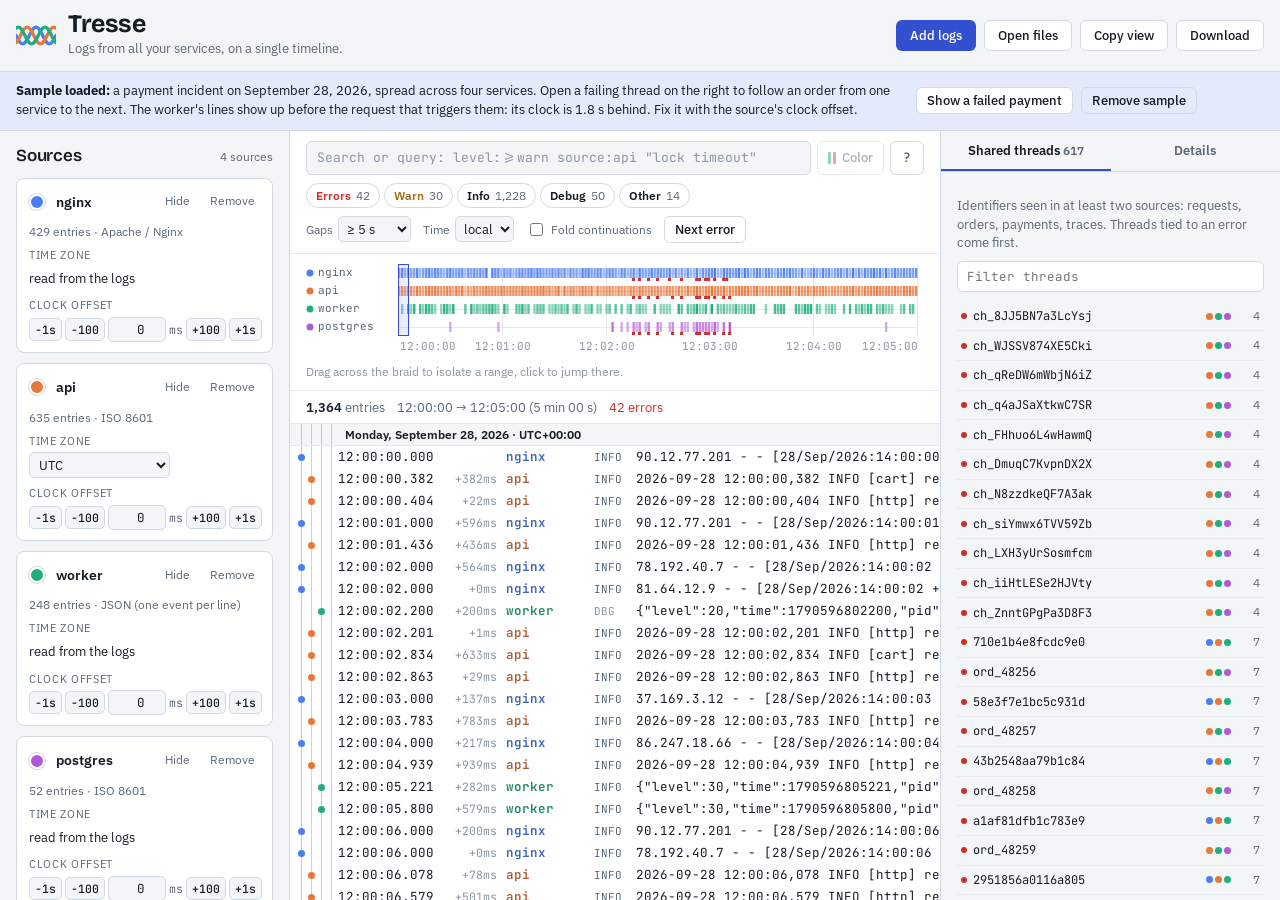
<file: index.html>
<!doctype html>
<html lang="en">
<head>
<meta charset="utf-8">
<meta name="viewport" content="width=device-width, initial-scale=1, viewport-fit=cover">
<title>Tresse</title>
<link rel="preconnect" href="https://fonts.googleapis.com">
<link rel="preconnect" href="https://fonts.gstatic.com" crossorigin>
<link rel="stylesheet" href="https://fonts.googleapis.com/css2?family=Bricolage+Grotesque:opsz,wght@12..96,600;12..96,700&family=IBM+Plex+Sans:wght@400;500;600&family=JetBrains+Mono:wght@400;600&display=swap">
<link rel="stylesheet" href="style.css">
</head>
<body>
<header class="top">
  <div class="brand">
    <svg id="logo" class="logo" viewBox="0 0 36 24" aria-hidden="true"></svg>
    <div>
      <h1>Tresse</h1>
      <p class="tagline">Logs from all your services, on a single timeline.</p>
    </div>
  </div>
  <div class="top-actions">
    <button id="btn-add" class="btn primary" type="button">Add logs</button>
    <label class="btn" for="file-input">Open files</label>
    <input type="file" id="file-input" multiple hidden>
    <button id="btn-copy" class="btn" type="button">Copy view</button>
    <button id="btn-download" class="btn" type="button">Download</button>
  </div>
</header>

<div id="banner" class="banner" hidden>
  <p><b>Sample loaded:</b> a payment incident on September 28, 2026, spread across four services.
    Open a failing thread on the right to follow an order from one service to the next. The worker's lines
    show up before the request that triggers them: its clock is 1.8 s behind. Fix it with the source's clock offset.</p>
  <div class="banner-actions">
    <button id="btn-demo-fail" class="btn small" type="button">Show a failed payment</button>
    <button id="btn-demo-clear" class="btn small ghost" type="button">Remove sample</button>
  </div>
</div>

<main class="layout">
  <aside class="sources" aria-label="Sources">
    <div class="panel-head"><h2>Sources</h2><span id="src-count" class="count"></span></div>
    <div id="source-list" class="source-list"></div>
    <p class="privacy">Everything is processed in your browser. No line is sent anywhere.</p>
  </aside>

  <section class="center" aria-label="Merged log">
    <div id="empty" class="empty" hidden>
      <h2>Drop your logs here</h2>
      <p>Drag in one or more files, paste text with <kbd>Ctrl</kbd>+<kbd>V</kbd>, or use “Add logs”.
        Each file becomes a source; Tresse recognizes the timestamps and interleaves the lines.</p>
      <ul id="format-list" class="format-list"></ul>
    </div>

    <div id="work" class="work">
      <div class="toolbar">
        <div class="search">
          <div class="q-row">
            <div class="q-box">
              <div id="search-hl" class="q-hl" aria-hidden="true"></div>
              <input id="search" type="text" placeholder="Search or query: level:>=warn source:api &quot;lock timeout&quot;" aria-label="Search or query the logs"
                role="combobox" aria-autocomplete="list" aria-controls="suggest" aria-expanded="false" autocomplete="off" spellcheck="false">
            </div>
            <button id="btn-rule" class="q-rule-btn" type="button" disabled title="Color the lines matching this query instead of filtering them (Shift+Enter)"><span class="q-rule-ico" aria-hidden="true"></span>Color</button>
            <button id="btn-qhelp" class="q-help-btn" type="button" aria-expanded="false" aria-controls="qhelp" title="Query syntax (?)">?</button>
          </div>
          <p id="search-msg" class="search-msg" role="status" hidden></p>
          <ul id="suggest" class="suggest" role="listbox" aria-label="Suggestions" hidden></ul>
          <div id="qhelp" class="qhelp" role="dialog" aria-label="Query syntax" hidden>
            <table>
              <tr><td><code>lock timeout</code></td><td>Both words, anywhere in the entry (case-insensitive)</td></tr>
              <tr><td><code>"lock timeout"</code></td><td>Exact phrase</td></tr>
              <tr><td><code>/timeout|refused/i</code></td><td>Regular expression (<code>i</code>: ignore case)</td></tr>
              <tr><td><code>a OR b</code> <code>-a</code> <code>NOT (a b)</code></td><td>Either, exclude, group. Terms are combined with AND; OR binds tighter</td></tr>
              <tr><td><code>source:api,worker</code></td><td>Source name; <code>,</code> means “or”</td></tr>
              <tr><td><code>level:>=warn</code></td><td>Level: error, warn, info, debug, other</td></tr>
              <tr><td><code>status:>=500</code></td><td>Any field found in the logs: <code>key=value</code> pairs, JSON keys, HTTP status, method, path… Compare with <code>&gt; &gt;= &lt; &lt;=</code></td></tr>
              <tr><td><code>amount:2000..5000</code></td><td>Range, both ends included</td></tr>
              <tr><td><code>order:ord_482*</code></td><td>Wildcard</td></tr>
              <tr><td><code>msg:charge</code> <code>id:ord_48210</code></td><td>Text only, identifier</td></tr>
              <tr><td><code>has:stack</code> <code>has:thread</code> <code>has:charge_id</code></td><td>Entries with a stack trace, a shared identifier, a field</td></tr>
              <tr><td><code>time:12:02..12:03</code> <code>after:12:02:04</code> <code>before:2026-09-28T12:03</code></td><td>Time of day or date, in the displayed time zone</td></tr>
              <tr><td><code>t0:-1s..2s</code> <code>t0:5s</code></td><td>Relative to T0; <code>t0:5s</code> means within 5 s of it</td></tr>
            </table>
            <p class="qhelp-h">Try</p>
            <div class="qhelp-ex">
              <button type="button" data-q="level:>=warn -source:postgres">level:>=warn -source:postgres</button>
              <button type="button" data-q="status:>=500 OR has:stack">status:>=500 OR has:stack</button>
              <button type="button" data-q="rt:>1 method:POST">rt:>1 method:POST</button>
              <button type="button" data-q="app:accounting-export">app:accounting-export</button>
              <button type="button" data-q="source:worker depth:>=5">source:worker depth:>=5</button>
            </div>
            <p class="qhelp-h">Color rules</p>
            <p><kbd>Shift</kbd>+<kbd>Enter</kbd> or <b>Color</b> turns the query into a color rule: instead of hiding the other lines, it colors the ones it matches.
              A line matching several rules shows one bar per rule on its left, and takes the background of the first one. Click a rule to turn it off, its count to jump to the next match, <b>✎</b> to edit it.</p>
            <p class="qhelp-foot"><kbd>Tab</kbd> or <kbd>↓</kbd> for suggestions, <kbd>Enter</kbd> to apply. In a line's details, <b>+</b> and <b>−</b> add a field to the query.</p>
          </div>
        </div>
        <div id="rules" class="rules" role="group" aria-label="Color rules" hidden></div>
        <div id="levels" class="levels" role="group" aria-label="Levels"></div>
        <div class="tools">
          <label class="mini">Gaps
            <select id="gap">
              <option value="1000">≥ 1 s</option>
              <option value="5000">≥ 5 s</option>
              <option value="30000">≥ 30 s</option>
              <option value="300000">≥ 5 min</option>
              <option value="0">never</option>
            </select>
          </label>
          <label class="mini">Time
            <select id="display-tz">
              <option value="local">local</option>
              <option value="utc">UTC</option>
            </select>
          </label>
          <label class="mini check"><input type="checkbox" id="fold"> Fold continuations</label>
          <button id="btn-next-err" class="btn small" type="button" title="Shortcut: n (Shift+n for previous)">Next error</button>
        </div>
      </div>

      <div class="braid-wrap">
        <canvas id="braid" aria-label="Event density per source over time"></canvas>
        <div class="braid-foot">
          <span class="hint">Drag across the braid to isolate a range, click to jump there.</span>
          <button id="btn-unzoom" class="btn small ghost" type="button" hidden>Full range</button>
        </div>
      </div>

      <div id="summary" class="summary"></div>

      <div id="viewport" class="viewport" tabindex="0" aria-label="Merged lines. Use arrow keys to browse.">
        <div id="spacer" class="spacer"><div id="rows" class="rows"></div></div>
      </div>
    </div>
  </section>

  <aside class="side" aria-label="Threads and details">
    <div class="tabs" role="tablist">
      <button id="tab-threads" role="tab" aria-selected="true" aria-controls="panel-threads" type="button">Shared threads <span id="threads-count" class="count"></span></button>
      <button id="tab-detail" role="tab" aria-selected="false" aria-controls="panel-detail" type="button">Details</button>
    </div>
    <div id="panel-threads" role="tabpanel" class="panel">
      <div id="journey"></div>
      <p class="muted small">Identifiers seen in at least two sources: requests, orders, payments, traces. Threads tied to an error come first.</p>
      <input id="thread-filter" type="search" class="thread-filter" placeholder="Filter threads" aria-label="Filter threads" autocomplete="off">
      <ul id="thread-list" class="thread-list"></ul>
    </div>
    <div id="panel-detail" role="tabpanel" class="panel" hidden>
      <div id="detail"><p class="muted">Click a line to see its details.</p></div>
    </div>
  </aside>
</main>

<dialog id="add-dialog" class="dialog">
  <form id="add-form" method="dialog">
    <h2>Add a source</h2>
    <label class="field">Name
      <input id="add-name" type="text" placeholder="api, nginx, worker…" autocomplete="off">
    </label>
    <label class="field">Log lines
      <textarea id="add-text" rows="12" spellcheck="false" placeholder="2026-09-28 12:02:11,482 INFO [checkout] req=7c1f3a9b2e4d5f60 start…"></textarea>
    </label>
    <label class="field">Time zone for timestamps without one
      <select id="add-tz"></select>
    </label>
    <div class="dialog-actions">
      <label class="btn ghost" for="add-files">Choose files…</label>
      <input type="file" id="add-files" multiple hidden>
      <span class="grow"></span>
      <button id="add-cancel" class="btn" type="button">Cancel</button>
      <button id="add-ok" class="btn primary" type="submit">Add</button>
    </div>
  </form>
</dialog>

<div id="drop" class="drop" hidden><div>Drop your files: one source per file</div></div>
<div id="toast" class="toast" role="status" hidden></div>

<script src="parser.js"></script>
<script src="query.js"></script>
<script src="demo.js"></script>
<script src="app.js"></script>
</body>
</html>
</file>
<file: style.css>
:root {
  --bg: #E8ECF0;
  --panel: #F3F5F7;
  --surface: #FFFFFF;
  --ink: #151C24;
  --muted: #5B6875;
  --faint: #8A96A3;
  --line: #D2D9E0;
  --line-soft: #E5EAEF;
  --hover: #F1F4F7;
  --accent: #3350D0;
  --accent-ink: #FFFFFF;
  --accent-soft: #E4E9FB;
  --sel: #D7DFFA;
  --err: #CC2F2B;
  --err-soft: #FCEDEC;
  --warn: #A86A12;
  --warn-soft: #FBF2E1;
  --hl: #FFE27A;
  --shadow: 0 10px 30px rgba(21, 28, 36, .14);
  --mono: "JetBrains Mono", ui-monospace, SFMono-Regular, Menlo, Consolas, monospace;
  --sans: "IBM Plex Sans", system-ui, -apple-system, "Segoe UI", Roboto, sans-serif;
  --display: "Bricolage Grotesque", "IBM Plex Sans", system-ui, sans-serif;
  --rh: 22px;
}

@media (prefers-color-scheme: dark) {
  :root:not([data-theme="light"]) {
    color-scheme: dark;
    --bg: #0A0E13;
    --panel: #0F151C;
    --surface: #131A22;
    --ink: #DCE3EA;
    --muted: #8B98A5;
    --faint: #5E6B78;
    --line: #243140;
    --line-soft: #1A2430;
    --hover: #18212B;
    --accent: #8299FF;
    --accent-ink: #0A0E13;
    --accent-soft: #1C2646;
    --sel: #243463;
    --err: #FF6D63;
    --err-soft: #2C1618;
    --warn: #E5B24D;
    --warn-soft: #2B2211;
    --hl: #6A5510;
    --shadow: 0 10px 30px rgba(0, 0, 0, .5);
  }
}
:root[data-theme="dark"] {
  color-scheme: dark;
  --bg: #0A0E13;
  --panel: #0F151C;
  --surface: #131A22;
  --ink: #DCE3EA;
  --muted: #8B98A5;
  --faint: #5E6B78;
  --line: #243140;
  --line-soft: #1A2430;
  --hover: #18212B;
  --accent: #8299FF;
  --accent-ink: #0A0E13;
  --accent-soft: #1C2646;
  --sel: #243463;
  --err: #FF6D63;
  --err-soft: #2C1618;
  --warn: #E5B24D;
  --warn-soft: #2B2211;
  --hl: #6A5510;
  --shadow: 0 10px 30px rgba(0, 0, 0, .5);
}

* { box-sizing: border-box; }
[hidden] { display: none !important; }
html, body { height: 100%; }
body {
  margin: 0;
  background: var(--bg);
  color: var(--ink);
  font: 14px/1.45 var(--sans);
  display: flex;
  flex-direction: column;
  overflow: hidden;
}
h1, h2 { margin: 0; text-wrap: balance; }
p { margin: 0; }
button, input, select, textarea { font: inherit; color: inherit; }
:focus-visible { outline: 2px solid var(--accent); outline-offset: 2px; }
.muted { color: var(--muted); }
.small { font-size: 12.5px; }
.mono { font-family: var(--mono); }
kbd {
  font: 500 12px var(--mono);
  padding: 1px 5px;
  border: 1px solid var(--line);
  border-bottom-width: 2px;
  border-radius: 4px;
  background: var(--surface);
}

/* ---------- Header ---------- */
.top {
  display: flex;
  align-items: center;
  justify-content: space-between;
  flex-wrap: wrap;
  gap: 10px 24px;
  padding: 12px 16px;
  background: var(--panel);
  border-bottom: 1px solid var(--line);
}
.brand { display: flex; align-items: center; gap: 12px; min-width: 0; }
.logo { width: 40px; height: 27px; flex: none; }
.brand h1 {
  font: 700 25px/1 var(--display);
  letter-spacing: -0.02em;
}
.tagline { color: var(--muted); font-size: 13px; margin-top: 3px; }
.top-actions { display: flex; flex-wrap: wrap; gap: 8px; }

.btn {
  display: inline-flex;
  align-items: center;
  gap: 6px;
  padding: 7px 13px;
  border: 1px solid var(--line);
  border-radius: 6px;
  background: var(--surface);
  font-weight: 500;
  font-size: 13px;
  line-height: 1.2;
  cursor: pointer;
  white-space: nowrap;
}
.btn:hover { border-color: var(--faint); }
.btn.primary { background: var(--accent); color: var(--accent-ink); border-color: transparent; }
.btn.primary:hover { filter: brightness(1.08); }
.btn.small { padding: 5px 10px; font-size: 12.5px; }
.btn.ghost { background: transparent; }
.btn.danger { color: var(--err); border-color: var(--err); }

.banner {
  display: flex;
  align-items: center;
  flex-wrap: wrap;
  gap: 10px 20px;
  padding: 10px 16px;
  background: var(--accent-soft);
  border-bottom: 1px solid var(--line);
  font-size: 13px;
}
.banner p { flex: 1 1 480px; max-width: 110ch; }
.banner-actions { display: flex; gap: 8px; flex-wrap: wrap; }

/* ---------- Layout ---------- */
.layout {
  flex: 1;
  min-height: 0;
  display: grid;
  grid-template-columns: 290px minmax(0, 1fr) 340px;
}
.sources, .side { background: var(--panel); overflow: auto; min-height: 0; }
.sources { border-right: 1px solid var(--line); padding: 14px 16px; display: flex; flex-direction: column; gap: 12px; }
.side { border-left: 1px solid var(--line); display: flex; flex-direction: column; }
.center { display: flex; flex-direction: column; min-width: 0; min-height: 0; background: var(--surface); }
.work { display: flex; flex-direction: column; flex: 1; min-height: 0; }

.panel-head { display: flex; align-items: baseline; justify-content: space-between; }
.panel-head h2, .dialog h2, .empty h2 { font: 600 17px var(--display); letter-spacing: -0.01em; }
.count { color: var(--muted); font-size: 12px; font-variant-numeric: tabular-nums; }
.privacy { color: var(--muted); font-size: 12px; margin-top: auto; padding-top: 8px; }

/* ---------- Source cards ---------- */
.source-list { display: flex; flex-direction: column; gap: 10px; }
.src {
  background: var(--surface);
  border: 1px solid var(--line);
  border-radius: 8px;
  padding: 10px 10px 10px 12px;
  display: flex;
  flex-direction: column;
  gap: 8px;
}
.src.off { opacity: .55; }
.src-top { display: flex; align-items: center; gap: 6px; }
.swatch {
  width: 16px; height: 16px; flex: none;
  border-radius: 50%;
  border: 2px solid var(--surface);
  box-shadow: 0 0 0 1px var(--line);
  background: var(--c);
  cursor: pointer;
  padding: 0;
}
.src-name {
  flex: 1; min-width: 0;
  font-weight: 600;
  border: 1px solid transparent;
  background: transparent;
  border-radius: 4px;
  padding: 2px 4px;
}
.src-name:hover, .src-name:focus { border-color: var(--line); background: var(--panel); }
.ico {
  border: 1px solid transparent;
  background: transparent;
  border-radius: 5px;
  padding: 2px 6px;
  cursor: pointer;
  color: var(--muted);
  font-size: 12px;
  line-height: 1.4;
}
.ico:hover { border-color: var(--line); color: var(--ink); }
.ico.confirm { color: var(--err); border-color: var(--err); }
.src-meta { font-size: 12px; color: var(--muted); font-variant-numeric: tabular-nums; }
.src-meta .warn-text { color: var(--err); }
.src-grid { display: flex; flex-wrap: wrap; gap: 6px 10px; }
.src-grid label, .offset .lbl { display: flex; flex-direction: column; gap: 2px; font-size: 11px; color: var(--muted); text-transform: uppercase; letter-spacing: .06em; }
.src-grid select, .src-grid input {
  font-size: 12.5px;
  text-transform: none;
  letter-spacing: 0;
  color: var(--ink);
  background: var(--panel);
  border: 1px solid var(--line);
  border-radius: 5px;
  padding: 3px 5px;
  max-width: 100%;
}
.src-grid .fixed { font-size: 12.5px; color: var(--ink); text-transform: none; letter-spacing: 0; padding: 3px 0; }
.offset { display: flex; flex-direction: column; gap: 3px; }
.off-ctl { display: flex; align-items: center; gap: 3px; }
.off-ctl button {
  border: 1px solid var(--line);
  background: var(--panel);
  border-radius: 5px;
  font: 500 11.5px var(--mono);
  padding: 3px 5px;
  cursor: pointer;
}
.off-ctl button:hover { border-color: var(--faint); }
.off-ctl input {
  width: 70px; min-width: 0; flex: 1;
  font: 12.5px var(--mono);
  text-align: right;
  border: 1px solid var(--line);
  background: var(--panel);
  border-radius: 5px;
  padding: 3px 5px;
  font-variant-numeric: tabular-nums;
}
.off-ctl input.nonzero { border-color: var(--accent); color: var(--accent); font-weight: 600; }
.off-ctl .unit { font: 11.5px var(--mono); color: var(--muted); }

/* ---------- Toolbar ---------- */
.toolbar {
  display: flex;
  flex-wrap: wrap;
  align-items: center;
  gap: 8px 14px;
  padding: 10px 16px;
  border-bottom: 1px solid var(--line-soft);
}
.search { position: relative; flex: 1 1 100%; min-width: 0; }
.q-row { display: flex; gap: 6px; }
.q-box { position: relative; flex: 1; min-width: 0; background: var(--panel); border-radius: 6px; }
.q-box input, .q-hl {
  font: 13px/18px var(--mono);
  padding: 7px 10px;
  border: 1px solid var(--line);
  border-radius: 6px;
  letter-spacing: 0;
}
.q-box input {
  position: relative;
  width: 100%;
  background: transparent;
  color: transparent;
  caret-color: var(--ink);
}
.q-box input::placeholder { color: var(--faint); }
.q-box input::selection { background: color-mix(in srgb, var(--accent) 28%, transparent); }
.q-box input.bad { border-color: var(--err); }
.q-hl {
  position: absolute;
  inset: 0;
  border-color: transparent;
  white-space: pre;
  overflow: hidden;
  color: var(--ink);
  pointer-events: none;
}
.q-field { color: var(--accent); }
.q-op { color: var(--warn); }
.q-str { color: color-mix(in srgb, #1FAE7E 80%, var(--ink)); }
.q-re { color: color-mix(in srgb, #B05BD6 80%, var(--ink)); }
.q-bad { text-decoration: wavy underline var(--err); text-underline-offset: 3px; }
.q-help-btn {
  flex: none;
  width: 34px;
  border: 1px solid var(--line);
  border-radius: 6px;
  background: var(--surface);
  font: 600 13px var(--mono);
  color: var(--muted);
  cursor: pointer;
}
.q-help-btn:hover, .q-help-btn[aria-expanded="true"] { color: var(--accent); border-color: var(--accent); }
.q-rule-btn {
  flex: none;
  display: inline-flex;
  align-items: center;
  gap: 6px;
  padding: 0 10px;
  border: 1px solid var(--line);
  border-radius: 6px;
  background: var(--surface);
  font-weight: 500;
  font-size: 12.5px;
  color: var(--muted);
  cursor: pointer;
}
.q-rule-btn:hover:not(:disabled) { color: var(--ink); border-color: var(--faint); }
.q-rule-btn:disabled { cursor: default; opacity: .5; }
.q-rule-ico { display: inline-flex; gap: 2px; }
.q-rule-ico::before, .q-rule-ico::after { content: ""; width: 3px; height: 12px; border-radius: 1px; background: #1FAE7E; }
.q-rule-ico::after { background: #E5484D; }

/* ---------- Color rules ---------- */
.rules { display: flex; flex-wrap: wrap; align-items: center; gap: 6px; flex: 1 1 100%; min-width: 0; }
.rules-lbl { font-size: 11px; color: var(--muted); text-transform: uppercase; letter-spacing: .06em; margin-right: 2px; }
.rule {
  position: relative;
  display: inline-flex;
  align-items: center;
  max-width: 100%;
  min-width: 0;
  border: 1px solid color-mix(in srgb, var(--rc) 55%, var(--line));
  background: color-mix(in srgb, var(--rc) 12%, var(--surface));
  border-radius: 999px;
  padding: 1px 3px 1px 4px;
  font-size: 12px;
}
.rule.off { background: var(--surface); border-color: var(--line); border-style: dashed; }
.rule.off .r-q { opacity: .5; text-decoration: line-through; }
.rule.off .r-sw { opacity: .45; }
.rule.bad { border-color: var(--err); }
.rule button { border: 0; background: transparent; cursor: pointer; color: inherit; padding: 2px 4px; line-height: 1.2; }
.r-sw { flex: none; width: 14px; height: 14px; border-radius: 50%; padding: 0 !important; margin-right: 2px; background: var(--rc) !important; box-shadow: 0 0 0 2px var(--surface); }
.r-q { font: 12px var(--mono); min-width: 0; max-width: 42ch; overflow: hidden; text-overflow: ellipsis; white-space: nowrap; }
.r-n {
  font: 600 11px var(--mono);
  font-variant-numeric: tabular-nums;
  color: color-mix(in srgb, var(--rc) 70%, var(--ink)) !important;
  border-radius: 999px;
}
.r-n.bad { color: var(--err) !important; padding: 0 5px; }
.r-n:hover { background: color-mix(in srgb, var(--rc) 22%, transparent) !important; }
.r-x { color: var(--muted) !important; font-size: 12px; border-radius: 999px; }
.r-x:hover { color: var(--ink) !important; background: var(--hover) !important; }
.r-pal {
  position: absolute;
  z-index: 16;
  top: calc(100% + 4px);
  left: 0;
  display: flex;
  gap: 6px;
  padding: 7px;
  background: var(--surface);
  border: 1px solid var(--line);
  border-radius: 8px;
  box-shadow: var(--shadow);
}
.r-pal button { width: 20px; height: 20px; padding: 0; border-radius: 50%; background: var(--rc); box-shadow: 0 0 0 2px var(--surface); }
.r-pal button[aria-pressed="true"] { box-shadow: 0 0 0 2px var(--surface), 0 0 0 3.5px var(--ink); }
.rtag {
  font: 11.5px var(--mono);
  padding: 1px 7px 1px 5px;
  border-radius: 999px;
  border-left: 4px solid var(--rc);
  background: color-mix(in srgb, var(--rc) 14%, var(--surface));
  max-width: 100%;
  overflow: hidden;
  text-overflow: ellipsis;
  white-space: nowrap;
}
.search-msg { margin-top: 4px; font-size: 12px; color: var(--muted); }
.search-msg.err { color: var(--err); }
.suggest, .qhelp {
  position: absolute;
  z-index: 15;
  top: calc(100% + 4px);
  left: 0;
  background: var(--surface);
  border: 1px solid var(--line);
  border-radius: 8px;
  box-shadow: var(--shadow);
}
.suggest {
  right: 40px;
  max-height: 320px;
  overflow: auto;
  list-style: none;
  margin: 0;
  padding: 4px;
}
.suggest li {
  display: flex;
  align-items: baseline;
  justify-content: space-between;
  gap: 16px;
  padding: 5px 8px;
  border-radius: 5px;
  cursor: pointer;
  font-size: 12px;
}
.suggest li:hover { background: var(--hover); }
.suggest li[aria-selected="true"] { background: var(--accent-soft); }
.suggest code { font: 12.5px var(--mono); overflow: hidden; text-overflow: ellipsis; white-space: nowrap; min-width: 0; }
.suggest span { color: var(--muted); white-space: nowrap; flex: none; }
.qhelp { width: min(640px, calc(100vw - 32px)); max-height: 70vh; overflow: auto; padding: 12px 14px; font-size: 12.5px; }
.qhelp table { border-collapse: collapse; width: 100%; }
.qhelp td { padding: 4px 0; vertical-align: top; border-bottom: 1px solid var(--line-soft); }
.qhelp td:first-child { padding-right: 14px; width: 45%; }
.qhelp td:last-child { color: var(--muted); }
.qhelp code { font: 12px var(--mono); color: var(--ink); white-space: nowrap; }
.qhelp-h { margin: 10px 0 6px; font-weight: 600; }
.qhelp-ex { display: flex; flex-wrap: wrap; gap: 6px; }
.qhelp-ex button {
  font: 12px var(--mono);
  border: 1px solid var(--line);
  background: var(--panel);
  border-radius: 999px;
  padding: 3px 10px;
  cursor: pointer;
}
.qhelp-ex button:hover { border-color: var(--accent); color: var(--accent); }
.qhelp-foot { margin-top: 10px; color: var(--muted); }
.levels { display: flex; gap: 4px; flex-wrap: wrap; }
.chip {
  display: inline-flex; align-items: center; gap: 5px;
  border: 1px solid var(--line);
  background: var(--surface);
  border-radius: 999px;
  padding: 3px 9px;
  font-size: 12px;
  cursor: pointer;
  font-variant-numeric: tabular-nums;
}
.chip b { font-weight: 600; }
.chip .n { color: var(--muted); }
.chip[aria-pressed="false"] { opacity: .45; text-decoration: line-through; }
.chip.lv-error b { color: var(--err); }
.chip.lv-warn b { color: var(--warn); }
.tools { display: flex; flex-wrap: wrap; align-items: center; gap: 8px 12px; }
.mini { display: inline-flex; align-items: center; gap: 5px; font-size: 12px; color: var(--muted); }
.mini select { font-size: 12.5px; border: 1px solid var(--line); background: var(--panel); border-radius: 5px; padding: 3px 4px; color: var(--ink); }
.mini.check { cursor: pointer; }

/* ---------- Braid ---------- */
.braid-wrap { padding: 10px 16px 4px; border-bottom: 1px solid var(--line-soft); }
#braid { display: block; width: 100%; height: 90px; cursor: crosshair; touch-action: none; }
.braid-foot { display: flex; align-items: center; justify-content: space-between; gap: 10px; min-height: 28px; }
.hint { color: var(--faint); font-size: 11.5px; }

.summary {
  display: flex;
  flex-wrap: wrap;
  align-items: center;
  gap: 6px 12px;
  padding: 7px 16px;
  font-size: 12.5px;
  color: var(--muted);
  border-bottom: 1px solid var(--line-soft);
  font-variant-numeric: tabular-nums;
}
.summary b { color: var(--ink); font-weight: 600; }
.summary .errn { color: var(--err); }
.pill {
  display: inline-flex; align-items: center; gap: 4px;
  background: var(--accent-soft);
  color: var(--ink);
  border-radius: 999px;
  padding: 2px 4px 2px 9px;
  font-size: 12px;
}
.pill button { border: 0; background: transparent; cursor: pointer; color: var(--muted); padding: 0 5px; font-size: 14px; line-height: 1; }
.pill button:hover { color: var(--ink); }

/* ---------- Rows ---------- */
.viewport { flex: 1; min-height: 0; overflow: auto; position: relative; outline-offset: -2px; }
.spacer { position: relative; min-width: 100%; }
.rows { position: absolute; top: 0; left: 0; min-width: 100%; }
.row {
  --row-bg: var(--surface);
  position: absolute;
  left: 0;
  min-width: 100%;
  height: var(--rh);
  display: flex;
  align-items: center;
  white-space: pre;
  font: 12.5px/var(--rh) var(--mono);
  background: var(--row-bg);
  cursor: default;
}
.row:hover { --row-bg: var(--hover); }
.row.lv-error { --row-bg: var(--err-soft); }
.row.ruled { --row-bg: color-mix(in srgb, var(--rc) 15%, var(--surface)); }
.row.hit { --row-bg: var(--accent-soft); }
.row.sel { --row-bg: var(--sel); }
.row.flash { animation: flash 1.4s ease-out; }
@keyframes flash { 0%, 30% { --row-bg: var(--hl); background: var(--hl); } }
.meta {
  position: sticky;
  left: 0;
  z-index: 1;
  display: flex;
  align-items: center;
  height: 100%;
  background: var(--row-bg);
  flex: none;
}
.rmk { position: relative; width: var(--rw, 0px); height: 100%; flex: none; }
.rmk i { position: absolute; top: 0; bottom: 0; width: 3px; }
.gut { position: relative; width: var(--gut, 16px); height: 100%; flex: none; margin-left: 8px; }
.gut::before { content: ""; position: absolute; inset: 0; background: var(--lanes-bg, none); opacity: .4; }
.dot { position: absolute; top: calc(50% - 3.5px); width: 7px; height: 7px; border-radius: 50%; }
.seg { position: absolute; top: 0; bottom: 0; width: 3px; border-radius: 1px; opacity: .8; }
.row.hit .dot { box-shadow: 0 0 0 2px var(--row-bg), 0 0 0 3.5px var(--ink); }
.ts { width: 13.5ch; flex: none; color: var(--ink); font-variant-numeric: tabular-nums; }
.row.sel .ts, .row.anchor .ts { color: var(--accent); font-weight: 600; }
.dt { width: 8.5ch; flex: none; text-align: right; padding-right: 1.2ch; color: var(--faint); font-size: 11.5px; }
.dt.slow { color: var(--muted); font-weight: 600; }
.src-tag {
  width: 11ch; flex: none;
  overflow: hidden; text-overflow: ellipsis;
  color: color-mix(in srgb, var(--c) 72%, var(--ink));
  font-weight: 600;
}
.lv { width: 5.5ch; flex: none; font-size: 11px; color: var(--faint); }
.lv-error .lv { color: var(--err); font-weight: 600; }
.lv-warn .lv { color: var(--warn); font-weight: 600; }
.lv-info .lv { color: var(--muted); }
.msg { padding: 0 16px 0 4px; }
.row.cont .msg { color: var(--muted); padding-left: 3ch; }
.cells-empty { width: calc(13.5ch + 8.5ch + 11ch + 5.5ch); flex: none; }
.row.gap { --row-bg: var(--panel); color: var(--faint); font-family: var(--sans); font-size: 12px; font-style: italic; }
.row.gap .label { padding-left: 1ch; }
.row.day { --row-bg: var(--panel); font: 600 12px var(--sans); color: var(--ink); border-bottom: 1px solid var(--line-soft); text-transform: capitalize; }
.row.day .label { padding-left: 1ch; }
mark { background: none; color: inherit; }
mark.tok { text-decoration: underline dotted; text-decoration-color: var(--faint); text-underline-offset: 3px; cursor: pointer; }
mark.tok:hover { text-decoration-color: var(--accent); color: var(--accent); }
mark.tok.on { background: var(--accent); color: var(--accent-ink); border-radius: 3px; text-decoration: none; }
mark.hl { background: var(--hl); border-radius: 2px; }

/* ---------- Side panel ---------- */
.tabs { display: flex; border-bottom: 1px solid var(--line); flex: none; }
.tabs button {
  flex: 1;
  border: 0;
  background: transparent;
  padding: 11px 12px 9px;
  font-weight: 600;
  font-size: 13px;
  color: var(--muted);
  border-bottom: 2px solid transparent;
  cursor: pointer;
}
.tabs button[aria-selected="true"] { color: var(--ink); border-bottom-color: var(--accent); }
.panel { padding: 14px 16px 20px; display: flex; flex-direction: column; gap: 10px; overflow: auto; }
.thread-filter {
  font: 12.5px var(--mono);
  padding: 6px 9px;
  border: 1px solid var(--line);
  border-radius: 6px;
  background: var(--surface);
}
.thread-list { list-style: none; margin: 0; padding: 0; display: flex; flex-direction: column; }
.thread-list button {
  width: 100%;
  display: grid;
  grid-template-columns: minmax(0, 1fr) auto auto;
  align-items: center;
  gap: 8px;
  border: 0;
  border-bottom: 1px solid var(--line-soft);
  background: transparent;
  padding: 6px 4px;
  text-align: left;
  cursor: pointer;
}
.thread-list button:hover { background: var(--hover); }
.thread-list button.on { background: var(--accent-soft); }
.tk { font: 12px var(--mono); overflow: hidden; text-overflow: ellipsis; white-space: nowrap; }
.tk .e { display: inline-block; width: 6px; height: 6px; border-radius: 50%; background: var(--err); margin-right: 6px; vertical-align: 1px; }
.dots { display: inline-flex; gap: 2px; }
.dots i { width: 7px; height: 7px; border-radius: 50%; background: var(--c); }
.tn { font-size: 11.5px; color: var(--muted); min-width: 3ch; text-align: right; font-variant-numeric: tabular-nums; }
.more { color: var(--muted); font-size: 12px; padding: 8px 4px; }

.journey {
  border: 1px solid var(--line);
  border-radius: 8px;
  background: var(--surface);
  padding: 10px 12px;
  display: flex;
  flex-direction: column;
  gap: 8px;
}
.j-top { display: flex; align-items: center; gap: 8px; }
.j-top .tok { font: 600 13px var(--mono); flex: 1; min-width: 0; overflow-wrap: anywhere; }
.j-sum { font-size: 12.5px; color: var(--muted); }
.j-steps { list-style: none; margin: 0; padding: 0; display: flex; flex-direction: column; }
.j-steps li {
  display: grid;
  grid-template-columns: 12px 8ch minmax(0, 1fr);
  gap: 2px 8px;
  padding: 5px 2px;
  border-top: 1px solid var(--line-soft);
  cursor: pointer;
  font-size: 12px;
}
.j-steps li:hover { background: var(--hover); }
.j-steps .jd { width: 8px; height: 8px; border-radius: 50%; background: var(--c); margin-top: 5px; }
.j-steps .jt { font: 11.5px var(--mono); color: var(--muted); font-variant-numeric: tabular-nums; padding-top: 1px; }
.j-steps .jm { min-width: 0; }
.j-steps .js { font-weight: 600; color: color-mix(in srgb, var(--c) 72%, var(--ink)); margin-right: 6px; }
.j-steps .jx { font: 11.5px var(--mono); color: var(--muted); display: block; overflow: hidden; text-overflow: ellipsis; white-space: nowrap; }
.j-steps li.lv-error .jx { color: var(--err); }
.switch { display: inline-flex; align-items: center; gap: 6px; font-size: 12.5px; cursor: pointer; }

.detail { display: flex; flex-direction: column; gap: 12px; }
.d-head { display: flex; align-items: center; gap: 8px; flex-wrap: wrap; }
.tag {
  display: inline-flex; align-items: center; gap: 6px;
  font-weight: 600; font-size: 13px;
  color: color-mix(in srgb, var(--c) 72%, var(--ink));
}
.tag::before { content: ""; width: 8px; height: 8px; border-radius: 50%; background: var(--c); }
.lvb { font: 600 11px var(--mono); padding: 1px 6px; border-radius: 4px; background: var(--panel); border: 1px solid var(--line); color: var(--muted); }
.lvb.lv-error { color: var(--err); border-color: var(--err); }
.lvb.lv-warn { color: var(--warn); border-color: var(--warn); }
.detail dl { margin: 0; display: grid; grid-template-columns: auto minmax(0, 1fr); gap: 5px 12px; font-size: 12.5px; }
.detail dt { color: var(--muted); }
.detail dd { margin: 0; font-family: var(--mono); font-size: 12px; font-variant-numeric: tabular-nums; overflow-wrap: anywhere; }
.d-text {
  margin: 0;
  font: 12px/1.55 var(--mono);
  white-space: pre-wrap;
  overflow-wrap: anywhere;
  background: var(--surface);
  border: 1px solid var(--line);
  border-radius: 6px;
  padding: 10px;
  max-height: 340px;
  overflow: auto;
}
.d-ids { display: flex; flex-wrap: wrap; gap: 6px; }
.d-ids button {
  font: 11.5px var(--mono);
  border: 1px solid var(--line);
  background: var(--surface);
  border-radius: 999px;
  padding: 2px 9px;
  cursor: pointer;
}
.d-ids button.shared { border-color: var(--accent); color: var(--accent); }
.d-fields { width: 100%; border-collapse: collapse; margin-top: 4px; font-size: 12px; }
.d-fields th { text-align: left; font-weight: 500; color: var(--muted); padding: 3px 10px 3px 0; white-space: nowrap; vertical-align: top; }
.d-fields td { font-family: var(--mono); padding: 3px 0; overflow-wrap: anywhere; vertical-align: top; }
.d-fields tr { border-bottom: 1px solid var(--line-soft); }
.d-fields .f-act { white-space: nowrap; text-align: right; padding-left: 6px; }
.f-act button {
  width: 22px; height: 20px;
  margin-left: 2px;
  border: 1px solid var(--line);
  border-radius: 4px;
  background: var(--surface);
  font: 600 12px/1 var(--mono);
  color: var(--muted);
  cursor: pointer;
  opacity: .45;
}
.d-fields tr:hover .f-act button, .f-act button:focus-visible { opacity: 1; }
.f-act button:hover { color: var(--accent); border-color: var(--accent); }
.d-actions { display: flex; flex-wrap: wrap; gap: 6px; }
.d-note { font-size: 12px; color: var(--muted); }

/* ---------- Empty state ---------- */
.empty {
  margin: auto;
  max-width: 62ch;
  padding: 40px 24px;
  display: flex;
  flex-direction: column;
  gap: 12px;
}
.empty p { color: var(--muted); }
.format-list { list-style: none; margin: 6px 0 0; padding: 0; display: flex; flex-direction: column; gap: 4px; }
.format-list li { display: grid; grid-template-columns: 17ch minmax(0, 1fr); gap: 12px; font-size: 12.5px; }
.format-list b { font-weight: 600; }
.format-list code { font: 11.5px var(--mono); color: var(--muted); overflow: hidden; text-overflow: ellipsis; white-space: nowrap; }

/* ---------- Dialog, drop zone, toast ---------- */
.dialog {
  width: min(680px, calc(100% - 32px));
  border: 1px solid var(--line);
  border-radius: 10px;
  background: var(--panel);
  color: var(--ink);
  padding: 20px;
  box-shadow: var(--shadow);
}
.dialog::backdrop { background: rgba(10, 14, 19, .45); }
.dialog form { display: flex; flex-direction: column; gap: 14px; }
.field { display: flex; flex-direction: column; gap: 5px; font-size: 12.5px; color: var(--muted); }
.field input, .field textarea, .field select {
  color: var(--ink);
  background: var(--surface);
  border: 1px solid var(--line);
  border-radius: 6px;
  padding: 7px 9px;
  font-size: 13px;
}
.field textarea { font: 12px/1.5 var(--mono); resize: vertical; min-height: 160px; }
.dialog-actions { display: flex; align-items: center; gap: 8px; flex-wrap: wrap; }
.grow { flex: 1; }

.drop {
  position: fixed;
  inset: 12px;
  z-index: 20;
  display: grid;
  place-items: center;
  border: 2px dashed var(--accent);
  border-radius: 14px;
  background: color-mix(in srgb, var(--accent-soft) 88%, transparent);
  font: 600 20px var(--display);
  color: var(--accent);
  pointer-events: none;
}
.toast {
  position: fixed;
  left: 50%;
  bottom: calc(20px + env(safe-area-inset-bottom, 0px));
  transform: translateX(-50%);
  z-index: 30;
  max-width: calc(100% - 32px);
  background: var(--ink);
  color: var(--surface);
  padding: 9px 16px;
  border-radius: 8px;
  font-size: 13px;
  box-shadow: var(--shadow);
}

/* ---------- Small screens ---------- */
@media (max-width: 1180px) {
  .layout { grid-template-columns: 270px minmax(0, 1fr); grid-template-rows: minmax(0, 1fr) auto; }
  .side { grid-column: 1 / -1; border-left: 0; border-top: 1px solid var(--line); max-height: 40vh; }
}
@media (max-width: 760px) {
  body { display: block; height: auto; overflow: auto; }
  .layout { display: flex; flex-direction: column; }
  .sources { border-right: 0; border-bottom: 1px solid var(--line); }
  .source-list { display: grid; grid-template-columns: repeat(auto-fill, minmax(230px, 1fr)); }
  .center { padding-block: 0 16px; }
  .toolbar, .braid-wrap, .summary { padding-inline: 16px; }
  .viewport { flex: none; height: 64vh; margin-inline: 16px; border: 1px solid var(--line); border-radius: 8px; }
  .dt { display: none; }
  .cells-empty { width: calc(13.5ch + 11ch + 5.5ch); }
  .src-tag { width: 8ch; }
  .side { max-height: none; }
  .tagline { display: none; }
}

@media (prefers-reduced-motion: reduce) {
  .row.flash { animation: none; --row-bg: var(--hl); }
}
</file>
